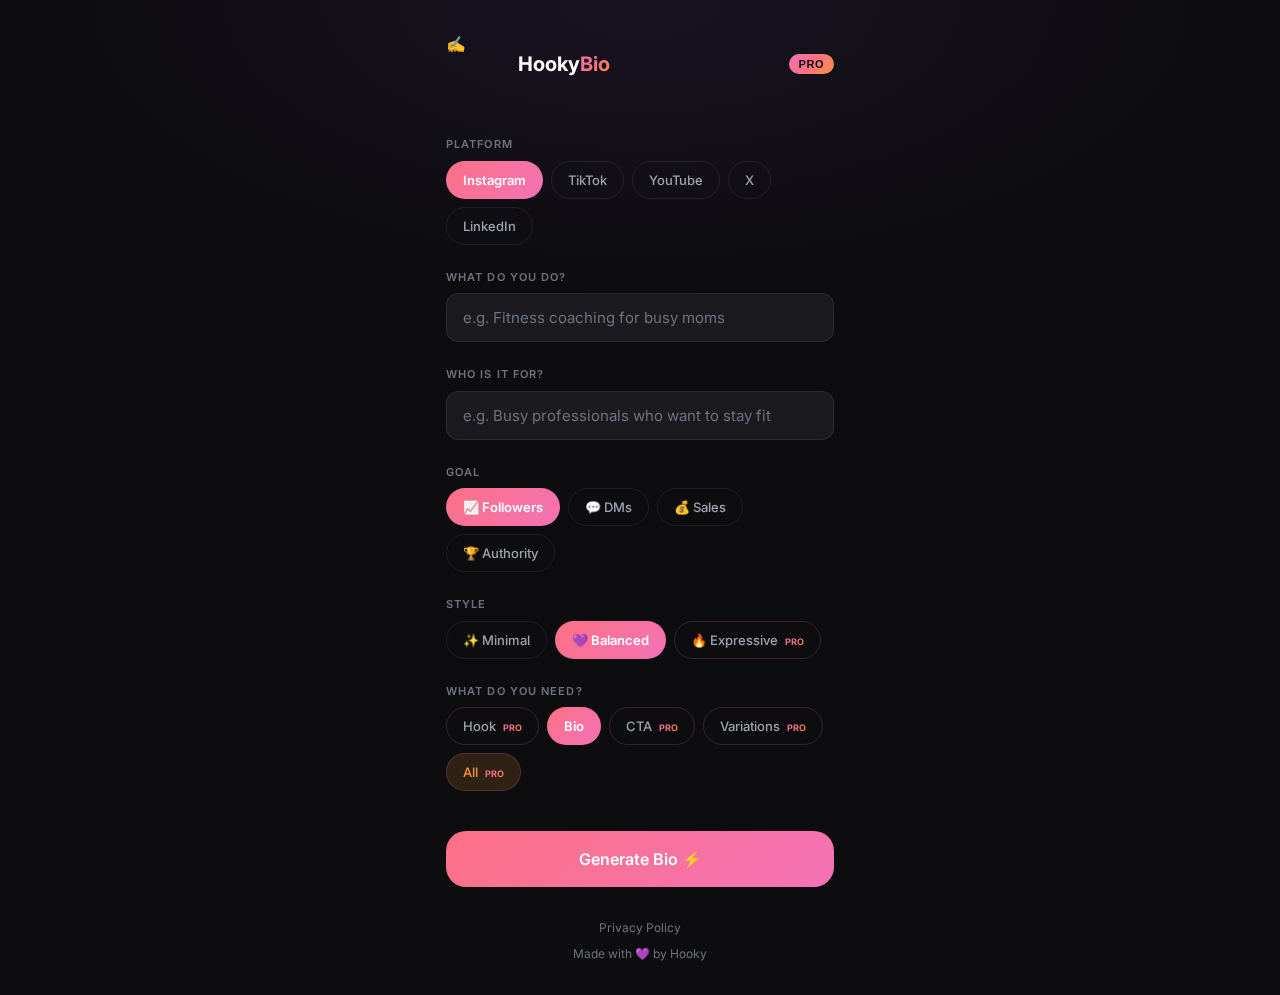
<file: index.html>
<!DOCTYPE html>
<html lang="en">

<head>
    <meta charset="UTF-8">
    <meta name="viewport" content="width=device-width, initial-scale=1.0, maximum-scale=1.0, user-scalable=no">
    <meta name="description" content="Create scroll-stopping bios for Instagram, TikTok, YouTube, X, and LinkedIn.">
    <meta name="theme-color" content="#0d0d0f">
    <meta name="apple-mobile-web-app-capable" content="yes">
    <meta name="apple-mobile-web-app-status-bar-style" content="black-translucent">
    <title>Hooky Bio - Profile Bio Generator</title>
    <link rel="preconnect" href="https://fonts.googleapis.com">
    <link rel="preconnect" href="https://fonts.gstatic.com" crossorigin>
    <link href="https://fonts.googleapis.com/css2?family=Inter:wght@400;500;600;700&display=swap" rel="stylesheet">
    <link rel="stylesheet" href="styles.css">
</head>

<body>
    <div class="app-container">
        <!-- Header -->
        <header class="header">
            <div class="logo">
                <span class="logo-icon">✍️</span>
                <span class="logo-text">Hooky<span class="logo-accent">Bio</span></span>
            </div>
            <button class="pro-badge" id="proBadge">PRO</button>
        </header>

        <!-- Main Content -->
        <main class="main-content">
            <!-- Platform -->
            <div class="input-group">
                <label class="input-label">PLATFORM</label>
                <div class="chip-group">
                    <button class="chip active" data-group="platform" data-value="Instagram">Instagram</button>
                    <button class="chip" data-group="platform" data-value="TikTok">TikTok</button>
                    <button class="chip" data-group="platform" data-value="YouTube">YouTube</button>
                    <button class="chip" data-group="platform" data-value="X">X</button>
                    <button class="chip" data-group="platform" data-value="LinkedIn">LinkedIn</button>
                </div>
            </div>

            <!-- Niche -->
            <div class="input-group">
                <label class="input-label">WHAT DO YOU DO?</label>
                <input type="text" id="nicheInput" class="text-input" placeholder="e.g. Fitness coaching for busy moms">
            </div>

            <!-- Audience -->
            <div class="input-group">
                <label class="input-label">WHO IS IT FOR?</label>
                <input type="text" id="audienceInput" class="text-input"
                    placeholder="e.g. Busy professionals who want to stay fit">
            </div>

            <!-- Goal -->
            <div class="input-group">
                <label class="input-label">GOAL</label>
                <div class="chip-group">
                    <button class="chip active" data-group="goal" data-value="Followers">📈 Followers</button>
                    <button class="chip" data-group="goal" data-value="DMs">💬 DMs</button>
                    <button class="chip" data-group="goal" data-value="Sales">💰 Sales</button>
                    <button class="chip" data-group="goal" data-value="Authority">🏆 Authority</button>
                </div>
            </div>

            <!-- Style -->
            <div class="input-group">
                <label class="input-label">STYLE</label>
                <div class="chip-group">
                    <button class="chip" data-group="style" data-value="Minimal">✨ Minimal</button>
                    <button class="chip active" data-group="style" data-value="Balanced">💜 Balanced</button>
                    <button class="chip pro-feature" data-group="style" data-value="Expressive" data-pro="true">🔥
                        Expressive <span class="pro-tag">PRO</span></button>
                </div>
            </div>

            <!-- Output Type -->
            <div class="input-group">
                <label class="input-label">WHAT DO YOU NEED?</label>
                <div class="chip-group">
                    <button class="chip pro-feature" data-group="output" data-value="Hook" data-pro="true">Hook <span
                            class="pro-tag">PRO</span></button>
                    <button class="chip active" data-group="output" data-value="Bio">Bio</button>
                    <button class="chip pro-feature" data-group="output" data-value="CTA" data-pro="true">CTA <span
                            class="pro-tag">PRO</span></button>
                    <button class="chip pro-feature" data-group="output" data-value="Variations"
                        data-pro="true">Variations <span class="pro-tag">PRO</span></button>
                    <button class="chip pro-feature special" data-group="output" data-value="All" data-pro="true">All
                        <span class="pro-tag">PRO</span></button>
                </div>
            </div>

            <!-- Generate Button -->
            <button class="generate-btn" id="generateBtn">
                <span class="btn-text">Generate Bio ⚡</span>
                <span class="btn-loader hidden"></span>
            </button>

            <!-- Upgrade Hint (shown after first bio) -->
            <div class="upgrade-hint hidden" id="upgradeHint">
                Upgrade anytime for more options
            </div>

            <!-- Results Section -->
            <section class="results-section hidden" id="resultsSection">
                <div class="results-header">
                    <span class="results-title">Your Bio</span>
                    <button class="copy-all-btn" id="copyAllBtn">Copy All</button>
                </div>
                <div class="results-container" id="resultsContainer">
                    <!-- Results will be dynamically inserted here -->
                </div>

                <!-- Soft Reminder (after copy) -->
                <div class="soft-reminder hidden" id="softReminder">
                    Want more options? <button class="reminder-link" id="reminderLink">Unlock PRO</button>
                </div>
            </section>
        </main>

        <!-- Footer -->
        <footer class="footer">
            <a href="privacy.html" class="footer-link">Privacy Policy</a>
            <span class="footer-text">Made with 💜 by Hooky</span>
        </footer>
    </div>

    <!-- Paywall Modal -->
    <div class="paywall-overlay hidden" id="paywallOverlay">
        <div class="paywall-modal">
            <button class="paywall-close" id="paywallClose">×</button>

            <div class="paywall-content">
                <div class="paywall-icon">🔓</div>
                <h2 class="paywall-title" id="paywallTitle">Unlock PRO Bios</h2>
                <p class="paywall-subtitle" id="paywallSubtitle">Turn profile visitors into followers.</p>

                <ul class="paywall-features">
                    <li>✓ Unlimited bio generation</li>
                    <li>✓ Hook lines & CTAs</li>
                    <li>✓ 3 bio variations</li>
                    <li>✓ Expressive style</li>
                    <li>✓ All output types</li>
                </ul>

                <div class="paywall-pricing">
                    <span class="paywall-price">$4.99</span>
                    <span class="paywall-period">/month</span>
                </div>

                <button class="paywall-cta" id="paywallCta">Upgrade to PRO</button>

                <p class="paywall-note" id="paywallNote">Cancel anytime</p>
            </div>
        </div>
    </div>

    <script src="app.js"></script>
</body>

</html>
</file>
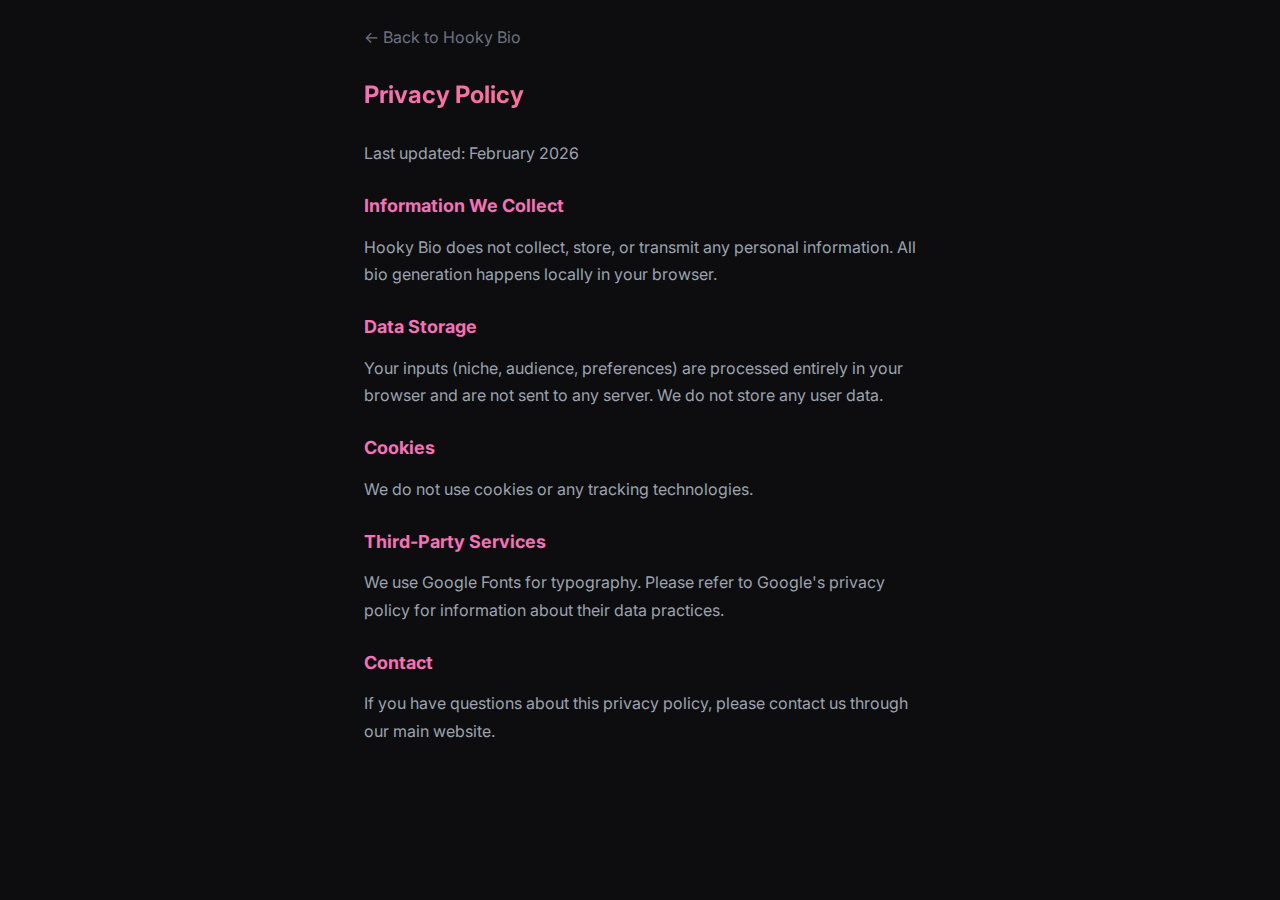
<file: privacy.html>
<!DOCTYPE html>
<html lang="en">

<head>
    <meta charset="UTF-8">
    <meta name="viewport" content="width=device-width, initial-scale=1.0">
    <title>Privacy Policy - Hooky Bio</title>
    <link rel="preconnect" href="https://fonts.googleapis.com">
    <link rel="preconnect" href="https://fonts.gstatic.com" crossorigin>
    <link href="https://fonts.googleapis.com/css2?family=Inter:wght@400;500;600&display=swap" rel="stylesheet">
    <style>
        * {
            box-sizing: border-box;
            margin: 0;
            padding: 0;
        }

        body {
            font-family: 'Inter', -apple-system, BlinkMacSystemFont, sans-serif;
            background: #0d0d0f;
            color: #ffffff;
            line-height: 1.7;
            padding: 24px;
            max-width: 600px;
            margin: 0 auto;
        }

        h1 {
            font-size: 1.5rem;
            margin-bottom: 24px;
            background: linear-gradient(135deg, #f472b6 0%, #fb7185 50%, #fb923c 100%);
            -webkit-background-clip: text;
            -webkit-text-fill-color: transparent;
        }

        h2 {
            font-size: 1.125rem;
            margin-top: 24px;
            margin-bottom: 12px;
            color: #f472b6;
        }

        p {
            color: #9ca3af;
            margin-bottom: 16px;
        }

        a {
            color: #fb7185;
            text-decoration: none;
        }

        a:hover {
            text-decoration: underline;
        }

        .back-link {
            display: inline-block;
            margin-bottom: 24px;
            color: #6b7280;
        }
    </style>
</head>

<body>
    <a href="index.html" class="back-link">← Back to Hooky Bio</a>

    <h1>Privacy Policy</h1>

    <p>Last updated: February 2026</p>

    <h2>Information We Collect</h2>
    <p>Hooky Bio does not collect, store, or transmit any personal information. All bio generation happens locally in
        your browser.</p>

    <h2>Data Storage</h2>
    <p>Your inputs (niche, audience, preferences) are processed entirely in your browser and are not sent to any server.
        We do not store any user data.</p>

    <h2>Cookies</h2>
    <p>We do not use cookies or any tracking technologies.</p>

    <h2>Third-Party Services</h2>
    <p>We use Google Fonts for typography. Please refer to Google's privacy policy for information about their data
        practices.</p>

    <h2>Contact</h2>
    <p>If you have questions about this privacy policy, please contact us through our main website.</p>
</body>

</html>
</file>
<file: styles.css>
/* ========================================
   HOOKY BIO - STYLES
   Matching Hooky Shorts design language
   ======================================== */

*,
*::before,
*::after {
    box-sizing: border-box;
    margin: 0;
    padding: 0;
}

:root {
    /* Colors - Dark Theme matching Hooky Shorts */
    --bg-primary: #0d0d0f;
    --bg-secondary: #151518;
    --bg-input: #1a1a1f;
    --bg-card: #1f1f24;

    --text-primary: #ffffff;
    --text-secondary: #9ca3af;
    --text-muted: #6b7280;

    /* Accent - Pink/Coral/Orange gradient like Hooky Shorts */
    --accent-pink: #f472b6;
    --accent-coral: #fb7185;
    --accent-orange: #fb923c;
    --accent-purple: #a855f7;

    --gradient-accent: linear-gradient(135deg, var(--accent-pink) 0%, var(--accent-coral) 50%, var(--accent-orange) 100%);
    --gradient-button: linear-gradient(135deg, var(--accent-coral) 0%, var(--accent-pink) 100%);

    --border-color: rgba(255, 255, 255, 0.08);
    --border-active: rgba(251, 113, 133, 0.5);

    /* Typography */
    --font-family: 'Inter', -apple-system, BlinkMacSystemFont, sans-serif;

    /* Spacing */
    --space-xs: 4px;
    --space-sm: 8px;
    --space-md: 16px;
    --space-lg: 24px;
    --space-xl: 32px;

    /* Border Radius */
    --radius-sm: 8px;
    --radius-md: 12px;
    --radius-lg: 20px;
    --radius-full: 100px;

    /* Transitions */
    --transition: 200ms ease;

    /* Safe Areas */
    --safe-top: env(safe-area-inset-top, 0px);
    --safe-bottom: env(safe-area-inset-bottom, 0px);
}

html {
    font-size: 16px;
    -webkit-text-size-adjust: 100%;
}

body {
    font-family: var(--font-family);
    background: var(--bg-primary);
    color: var(--text-primary);
    line-height: 1.5;
    min-height: 100vh;
    min-height: 100dvh;
    -webkit-font-smoothing: antialiased;
    -moz-osx-font-smoothing: grayscale;
}

/* Subtle gradient overlay */
body::before {
    content: '';
    position: fixed;
    top: 0;
    left: 0;
    right: 0;
    height: 300px;
    background: radial-gradient(ellipse at top center, rgba(168, 85, 247, 0.08) 0%, transparent 70%);
    pointer-events: none;
    z-index: 0;
}

/* ========================================
   APP CONTAINER
   ======================================== */
.app-container {
    position: relative;
    z-index: 1;
    width: 100%;
    max-width: 420px;
    margin: 0 auto;
    padding: var(--space-md);
    padding-top: calc(var(--safe-top) + var(--space-md));
    padding-bottom: calc(var(--safe-bottom) + var(--space-xl));
    min-height: 100vh;
    min-height: 100dvh;
    display: flex;
    flex-direction: column;
}

/* ========================================
   HEADER
   ======================================== */
.header {
    display: flex;
    align-items: center;
    justify-content: space-between;
    padding: var(--space-md) 0;
    margin-bottom: var(--space-lg);
}

.logo {
    display: flex;
    align-items: center;
    gap: var(--space-sm);
}

.logo-icon {
    width: 64px;
    height: 64px;
    object-fit: contain;
}

.logo-text {
    font-size: 1.25rem;
    font-weight: 700;
    color: var(--text-primary);
}

.logo-accent {
    background: var(--gradient-accent);
    -webkit-background-clip: text;
    -webkit-text-fill-color: transparent;
    background-clip: text;
}

.pro-badge {
    padding: 4px 10px;
    background: var(--gradient-accent);
    border-radius: var(--radius-full);
    font-size: 0.6875rem;
    font-weight: 700;
    color: var(--bg-primary);
    letter-spacing: 0.05em;
}

/* ========================================
   MAIN CONTENT
   ======================================== */
.main-content {
    flex: 1;
    display: flex;
    flex-direction: column;
    gap: var(--space-lg);
}

/* ========================================
   INPUT GROUPS
   ======================================== */
.input-group {
    display: flex;
    flex-direction: column;
    gap: var(--space-sm);
}

.input-label {
    font-size: 0.6875rem;
    font-weight: 600;
    color: var(--text-muted);
    letter-spacing: 0.1em;
}

/* Text Input */
.text-input {
    width: 100%;
    padding: 14px 16px;
    background: var(--bg-input);
    border: 1px solid var(--border-color);
    border-radius: var(--radius-md);
    color: var(--text-primary);
    font-size: 0.9375rem;
    font-family: var(--font-family);
    transition: all var(--transition);
}

.text-input::placeholder {
    color: var(--text-muted);
}

.text-input:focus {
    outline: none;
    border-color: var(--border-active);
    box-shadow: 0 0 0 3px rgba(251, 113, 133, 0.1);
}

/* Chip Group */
.chip-group {
    display: flex;
    flex-wrap: wrap;
    gap: var(--space-sm);
}

.chip {
    padding: 10px 16px;
    background: transparent;
    border: 1px solid var(--border-color);
    border-radius: var(--radius-full);
    color: var(--text-secondary);
    font-size: 0.8125rem;
    font-weight: 500;
    font-family: var(--font-family);
    cursor: pointer;
    transition: all var(--transition);
}

.chip:hover {
    background: var(--bg-card);
    border-color: rgba(255, 255, 255, 0.15);
    color: var(--text-primary);
}

.chip.active {
    background: var(--gradient-button);
    border-color: transparent;
    color: var(--text-primary);
    font-weight: 600;
}

.chip.special {
    background: rgba(251, 146, 60, 0.15);
    border-color: rgba(251, 146, 60, 0.3);
    color: var(--accent-orange);
}

.chip.special.active {
    background: var(--accent-orange);
    border-color: transparent;
    color: var(--bg-primary);
}

/* ========================================
   GENERATE BUTTON
   ======================================== */
.generate-btn {
    width: 100%;
    padding: 18px var(--space-lg);
    background: var(--gradient-button);
    border: none;
    border-radius: var(--radius-lg);
    color: var(--text-primary);
    font-size: 1rem;
    font-weight: 600;
    font-family: var(--font-family);
    cursor: pointer;
    transition: all var(--transition);
    margin-top: var(--space-md);
    position: relative;
    overflow: hidden;
}

.generate-btn::before {
    content: '';
    position: absolute;
    top: 0;
    left: -100%;
    width: 100%;
    height: 100%;
    background: linear-gradient(90deg, transparent, rgba(255, 255, 255, 0.2), transparent);
    transition: left 0.5s ease;
}

.generate-btn:hover {
    transform: translateY(-2px);
    box-shadow: 0 8px 24px rgba(251, 113, 133, 0.3);
}

.generate-btn:hover::before {
    left: 100%;
}

.generate-btn:active {
    transform: translateY(0);
}

.generate-btn:disabled {
    opacity: 0.6;
    cursor: not-allowed;
    transform: none;
}

.generate-btn:disabled:hover::before {
    left: -100%;
}

.btn-loader {
    display: inline-block;
    width: 20px;
    height: 20px;
    border: 2px solid rgba(255, 255, 255, 0.3);
    border-top-color: white;
    border-radius: 50%;
    animation: spin 0.8s linear infinite;
}

.hidden {
    display: none !important;
}

@keyframes spin {
    to {
        transform: rotate(360deg);
    }
}

/* ========================================
   RESULTS SECTION
   ======================================== */
.results-section {
    margin-top: var(--space-lg);
    padding-top: var(--space-lg);
    border-top: 1px solid var(--border-color);
    animation: fadeInUp 0.4s ease;
}

@keyframes fadeInUp {
    from {
        opacity: 0;
        transform: translateY(16px);
    }

    to {
        opacity: 1;
        transform: translateY(0);
    }
}

.results-header {
    display: flex;
    align-items: center;
    justify-content: space-between;
    margin-bottom: var(--space-md);
}

.results-title {
    font-size: 0.875rem;
    font-weight: 600;
    color: var(--text-primary);
}

.copy-all-btn {
    padding: 8px 14px;
    background: var(--bg-card);
    border: 1px solid var(--border-color);
    border-radius: var(--radius-sm);
    color: var(--text-secondary);
    font-size: 0.75rem;
    font-weight: 500;
    font-family: var(--font-family);
    cursor: pointer;
    transition: all var(--transition);
}

.copy-all-btn:hover {
    background: var(--bg-input);
    color: var(--text-primary);
}

.copy-all-btn.copied {
    background: rgba(34, 197, 94, 0.15);
    border-color: rgba(34, 197, 94, 0.3);
    color: #22c55e;
}

.results-container {
    display: flex;
    flex-direction: column;
    gap: var(--space-md);
}

/* Result Card */
.result-card {
    background: var(--bg-card);
    border: 1px solid var(--border-color);
    border-radius: var(--radius-md);
    padding: var(--space-md);
    transition: all var(--transition);
}

.result-card:hover {
    border-color: rgba(255, 255, 255, 0.12);
}

.result-label {
    font-size: 0.6875rem;
    font-weight: 600;
    color: var(--accent-pink);
    text-transform: uppercase;
    letter-spacing: 0.1em;
    margin-bottom: var(--space-sm);
}

.result-content {
    font-size: 0.9375rem;
    color: var(--text-primary);
    line-height: 1.7;
    white-space: pre-wrap;
    word-break: break-word;
}

.result-actions {
    display: flex;
    gap: var(--space-sm);
    margin-top: var(--space-md);
    padding-top: var(--space-md);
    border-top: 1px solid var(--border-color);
}

.copy-btn {
    flex: 1;
    display: flex;
    align-items: center;
    justify-content: center;
    gap: 6px;
    padding: 10px;
    background: var(--bg-input);
    border: 1px solid var(--border-color);
    border-radius: var(--radius-sm);
    color: var(--text-secondary);
    font-size: 0.8125rem;
    font-weight: 500;
    font-family: var(--font-family);
    cursor: pointer;
    transition: all var(--transition);
}

.copy-btn:hover {
    background: var(--bg-card);
    color: var(--text-primary);
}

.copy-btn.copied {
    background: rgba(34, 197, 94, 0.15);
    border-color: rgba(34, 197, 94, 0.3);
    color: #22c55e;
}

.copy-btn svg {
    width: 14px;
    height: 14px;
}

/* Variations */
.variations-wrapper {
    display: flex;
    flex-direction: column;
    gap: var(--space-md);
}

.variation-card {
    background: var(--bg-card);
    border: 1px solid var(--border-color);
    border-radius: var(--radius-md);
    padding: var(--space-md);
}

.variation-header {
    display: flex;
    align-items: center;
    justify-content: space-between;
    margin-bottom: var(--space-sm);
}

.variation-number {
    font-size: 0.6875rem;
    font-weight: 600;
    color: var(--text-muted);
    text-transform: uppercase;
    letter-spacing: 0.1em;
}

.variation-copy-btn {
    padding: 6px 12px;
    background: var(--bg-input);
    border: 1px solid var(--border-color);
    border-radius: var(--radius-sm);
    color: var(--text-muted);
    font-size: 0.6875rem;
    font-weight: 500;
    font-family: var(--font-family);
    cursor: pointer;
    transition: all var(--transition);
}

.variation-copy-btn:hover {
    background: var(--bg-card);
    color: var(--text-primary);
}

.variation-copy-btn.copied {
    background: rgba(34, 197, 94, 0.15);
    border-color: rgba(34, 197, 94, 0.3);
    color: #22c55e;
}

.variation-content {
    font-size: 0.9375rem;
    color: var(--text-primary);
    line-height: 1.7;
    white-space: pre-wrap;
    word-break: break-word;
}

/* ========================================
   FOOTER
   ======================================== */
.footer {
    margin-top: auto;
    padding-top: var(--space-xl);
    display: flex;
    flex-direction: column;
    align-items: center;
    gap: var(--space-sm);
}

.footer-link {
    font-size: 0.75rem;
    color: var(--text-muted);
    text-decoration: none;
    transition: color var(--transition);
}

.footer-link:hover {
    color: var(--text-secondary);
}

.footer-text {
    font-size: 0.75rem;
    color: var(--text-muted);
}

/* ========================================
   TOAST NOTIFICATION
   ======================================== */
.toast {
    position: fixed;
    bottom: calc(var(--safe-bottom) + var(--space-xl));
    left: 50%;
    transform: translateX(-50%) translateY(100px);
    padding: 12px 20px;
    background: var(--bg-card);
    border: 1px solid var(--border-color);
    border-radius: var(--radius-md);
    color: var(--text-primary);
    font-size: 0.875rem;
    font-weight: 500;
    box-shadow: 0 8px 32px rgba(0, 0, 0, 0.4);
    opacity: 0;
    transition: all var(--transition);
    z-index: 1000;
    pointer-events: none;
}

.toast.show {
    transform: translateX(-50%) translateY(0);
    opacity: 1;
}

.toast.error {
    background: rgba(239, 68, 68, 0.15);
    border-color: rgba(239, 68, 68, 0.3);
    color: #ef4444;
}

/* ========================================
   RESPONSIVE
   ======================================== */
@media (max-width: 380px) {
    .chip {
        padding: 8px 14px;
        font-size: 0.75rem;
    }

    .text-input {
        padding: 12px 14px;
        font-size: 0.875rem;
    }

    .generate-btn {
        padding: 16px var(--space-lg);
    }
}

::-webkit-scrollbar {
    width: 4px;
}

::-webkit-scrollbar-track {
    background: var(--bg-primary);
}

::-webkit-scrollbar-thumb {
    background: var(--bg-card);
    border-radius: 2px;
}

::-webkit-scrollbar-thumb:hover {
    background: var(--text-muted);
}

/* ========================================
   PRO BADGE & TAGS
   ======================================== */
.pro-badge {
    border: none;
    cursor: pointer;
    transition: all var(--transition);
}

.pro-badge:hover {
    transform: scale(1.05);
    box-shadow: 0 4px 16px rgba(251, 113, 133, 0.3);
}

.pro-tag {
    font-size: 0.5625rem;
    font-weight: 700;
    background: var(--gradient-accent);
    -webkit-background-clip: text;
    -webkit-text-fill-color: transparent;
    background-clip: text;
    margin-left: 4px;
}

.chip.pro-feature {
    position: relative;
}

.chip.pro-feature:not(.active) {
    border-color: rgba(244, 114, 182, 0.2);
}

/* ========================================
   UPGRADE HINT
   ======================================== */
.upgrade-hint {
    text-align: center;
    font-size: 0.75rem;
    color: var(--text-muted);
    margin-top: var(--space-sm);
}

/* ========================================
   SOFT REMINDER
   ======================================== */
.soft-reminder {
    text-align: center;
    font-size: 0.8125rem;
    color: var(--text-muted);
    margin-top: var(--space-lg);
    padding: var(--space-md);
    background: var(--bg-secondary);
    border-radius: var(--radius-md);
    border: 1px solid var(--border-color);
}

.reminder-link {
    background: none;
    border: none;
    color: var(--accent-pink);
    font-size: 0.8125rem;
    font-weight: 500;
    font-family: var(--font-family);
    cursor: pointer;
    text-decoration: underline;
    transition: color var(--transition);
}

.reminder-link:hover {
    color: var(--accent-coral);
}

/* ========================================
   PAYWALL MODAL
   ======================================== */
.paywall-overlay {
    position: fixed;
    top: 0;
    left: 0;
    right: 0;
    bottom: 0;
    background: rgba(0, 0, 0, 0.85);
    backdrop-filter: blur(8px);
    -webkit-backdrop-filter: blur(8px);
    display: flex;
    align-items: center;
    justify-content: center;
    padding: var(--space-md);
    z-index: 2000;
    animation: fadeIn 0.3s ease;
}

@keyframes fadeIn {
    from {
        opacity: 0;
    }

    to {
        opacity: 1;
    }
}

.paywall-modal {
    width: 100%;
    max-width: 360px;
    background: var(--bg-secondary);
    border: 1px solid var(--border-color);
    border-radius: var(--radius-lg);
    padding: var(--space-xl);
    position: relative;
    animation: slideUp 0.3s ease;
}

@keyframes slideUp {
    from {
        opacity: 0;
        transform: translateY(24px);
    }

    to {
        opacity: 1;
        transform: translateY(0);
    }
}

.paywall-close {
    position: absolute;
    top: var(--space-md);
    right: var(--space-md);
    width: 32px;
    height: 32px;
    display: flex;
    align-items: center;
    justify-content: center;
    background: var(--bg-card);
    border: 1px solid var(--border-color);
    border-radius: 50%;
    color: var(--text-muted);
    font-size: 1.25rem;
    cursor: pointer;
    transition: all var(--transition);
}

.paywall-close:hover {
    background: var(--bg-input);
    color: var(--text-primary);
}

.paywall-content {
    text-align: center;
}

.paywall-icon {
    font-size: 3rem;
    margin-bottom: var(--space-md);
}

.paywall-title {
    font-size: 1.375rem;
    font-weight: 700;
    color: var(--text-primary);
    margin-bottom: var(--space-sm);
}

.paywall-subtitle {
    font-size: 0.9375rem;
    color: var(--text-secondary);
    margin-bottom: var(--space-lg);
}

.paywall-features {
    list-style: none;
    text-align: left;
    margin-bottom: var(--space-lg);
}

.paywall-features li {
    font-size: 0.875rem;
    color: var(--text-secondary);
    padding: var(--space-sm) 0;
    border-bottom: 1px solid var(--border-color);
}

.paywall-features li:last-child {
    border-bottom: none;
}

.paywall-pricing {
    margin-bottom: var(--space-lg);
}

.paywall-price {
    font-size: 2.5rem;
    font-weight: 700;
    color: var(--text-primary);
}

.paywall-period {
    font-size: 1rem;
    color: var(--text-muted);
}

.paywall-cta {
    width: 100%;
    padding: 16px;
    background: var(--gradient-button);
    border: none;
    border-radius: var(--radius-md);
    color: var(--text-primary);
    font-size: 1rem;
    font-weight: 600;
    font-family: var(--font-family);
    cursor: pointer;
    transition: all var(--transition);
}

.paywall-cta:hover {
    transform: translateY(-2px);
    box-shadow: 0 8px 24px rgba(251, 113, 133, 0.3);
}

.paywall-note {
    font-size: 0.75rem;
    color: var(--text-muted);
    margin-top: var(--space-md);
}

.paywall-secondary {
    width: 100%;
    padding: 12px;
    background: transparent;
    border: 1px solid var(--border-color);
    border-radius: var(--radius-md);
    color: var(--text-secondary);
    font-size: 0.875rem;
    font-weight: 500;
    font-family: var(--font-family);
    cursor: pointer;
    margin-top: var(--space-sm);
    transition: all var(--transition);
}

.paywall-secondary:hover {
    background: var(--bg-card);
    color: var(--text-primary);
}

/* ========================================
   TEASER CONTENT (Blurred)
   ======================================== */
.teaser-content {
    position: relative;
}

.teaser-content::after {
    content: '';
    position: absolute;
    bottom: 0;
    left: 0;
    right: 0;
    height: 60%;
    background: linear-gradient(to bottom, transparent, var(--bg-card));
    pointer-events: none;
}

.teaser-blur {
    filter: blur(4px);
    user-select: none;
    pointer-events: none;
}
</file>
